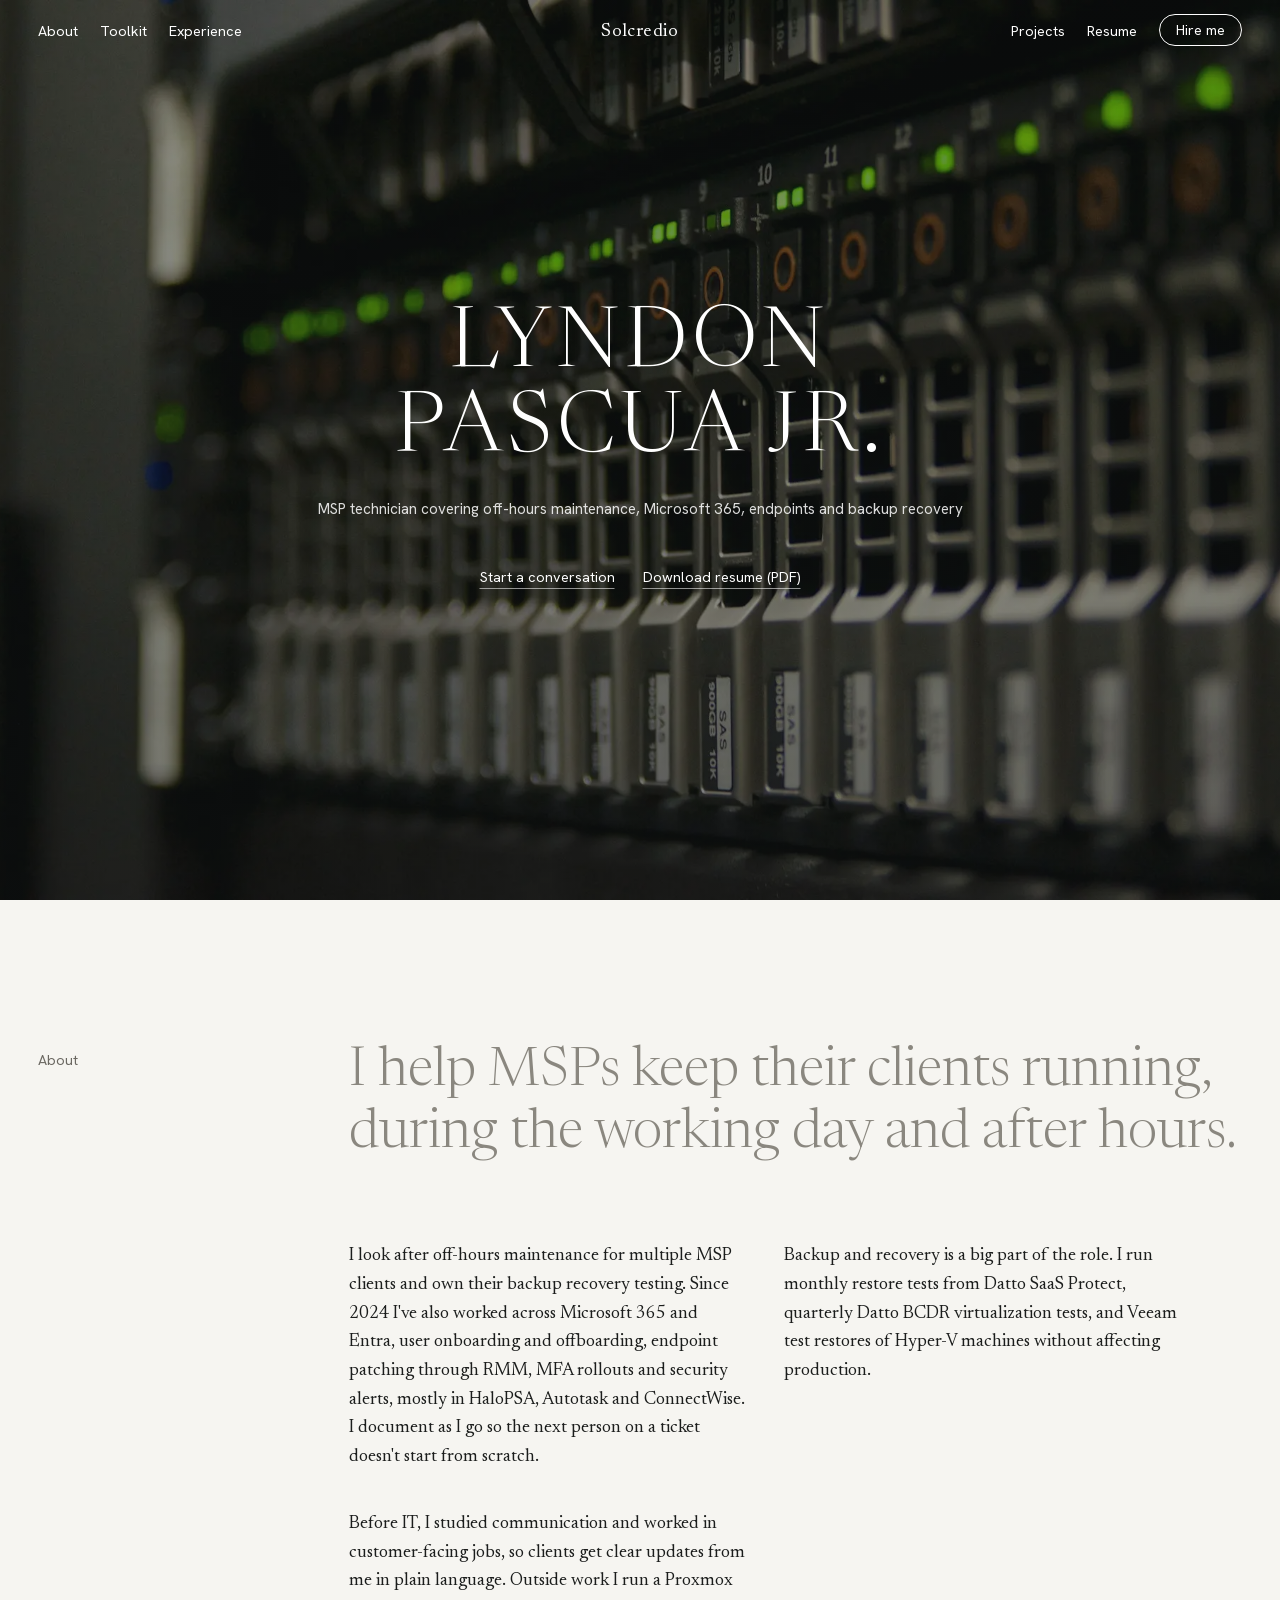
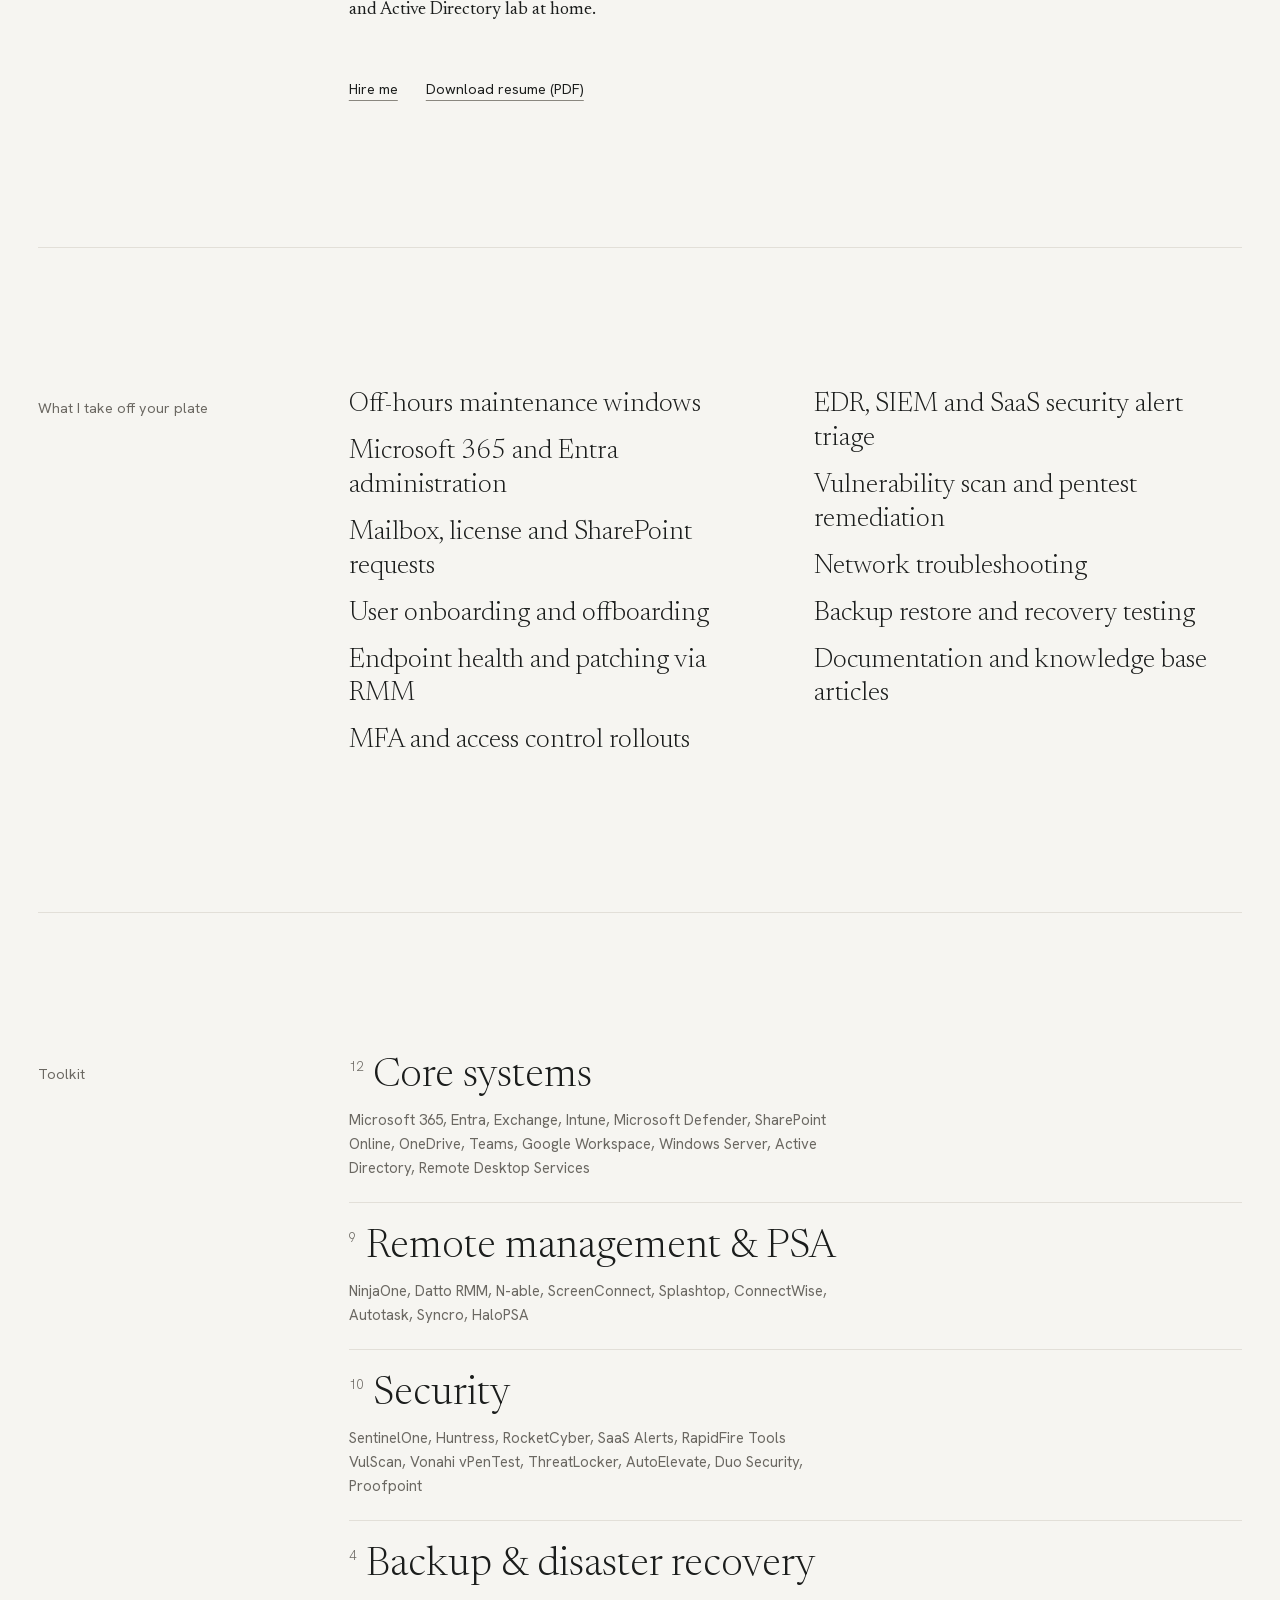
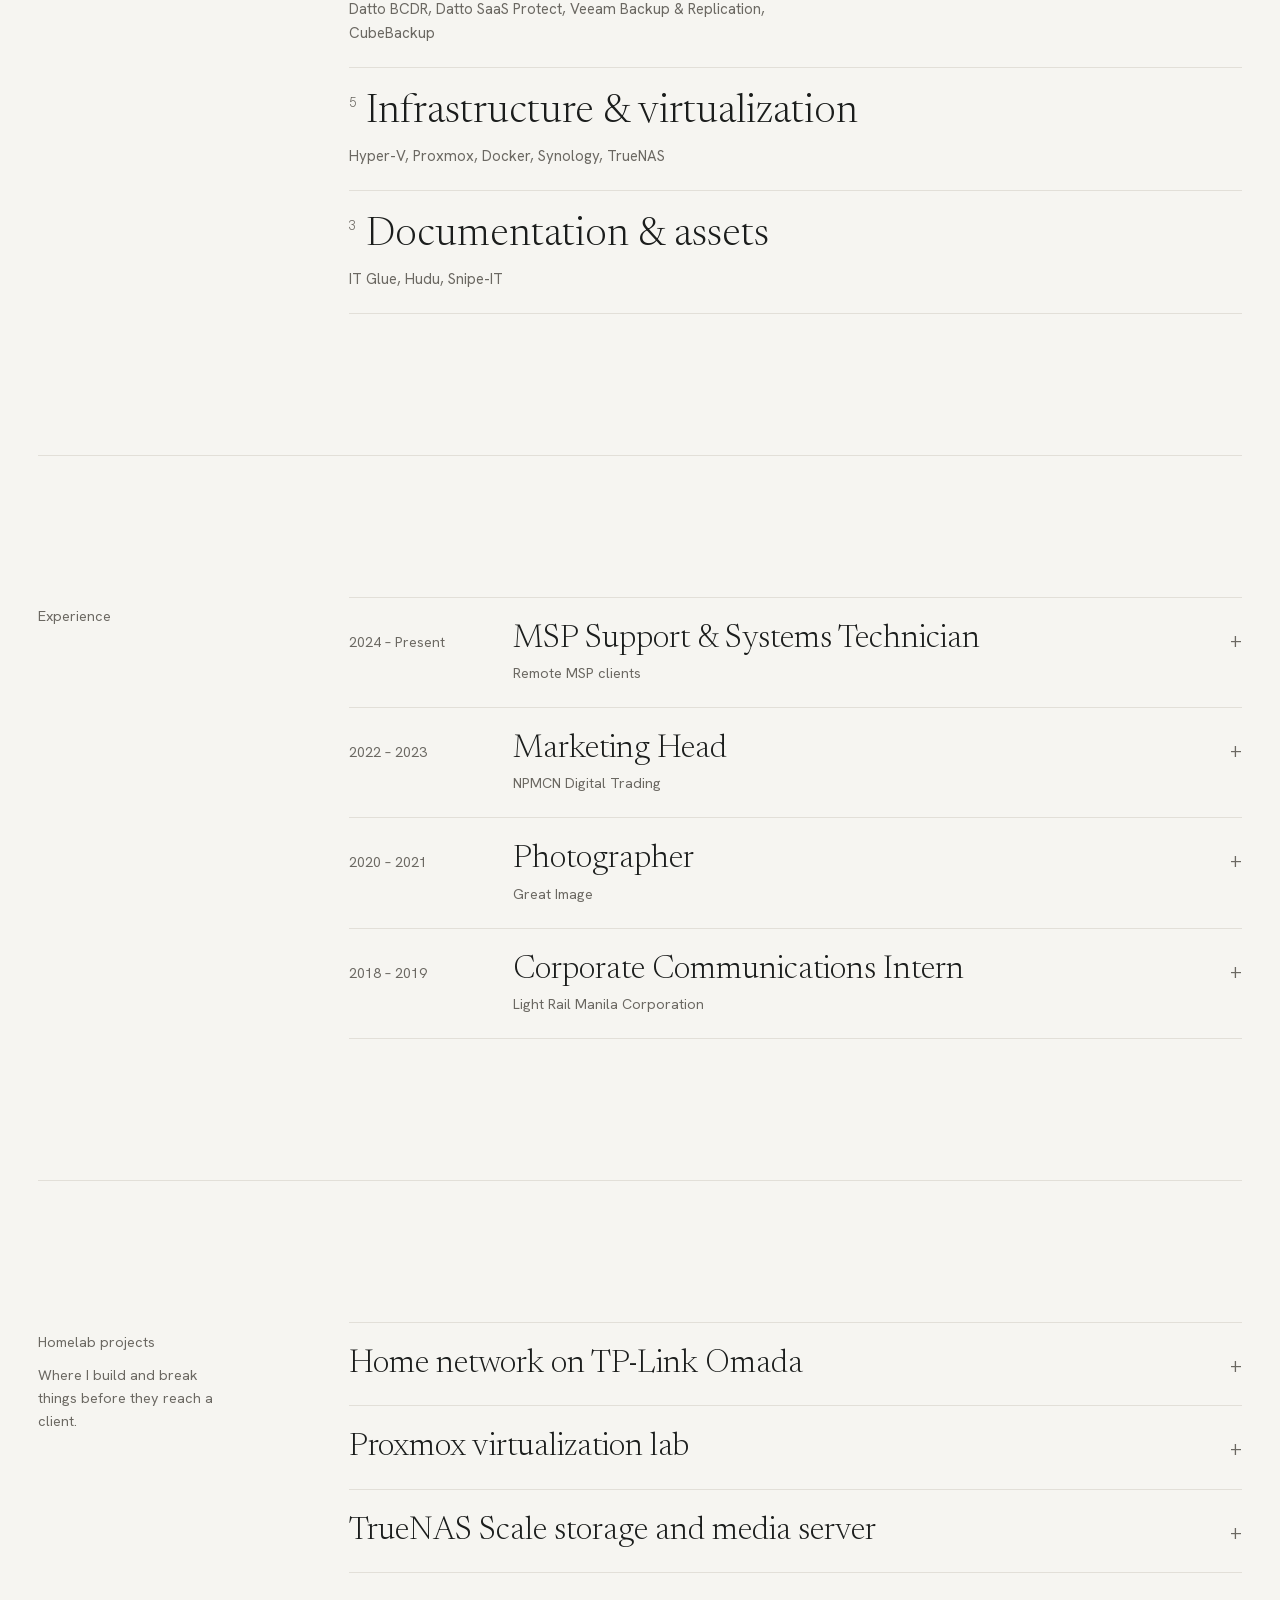
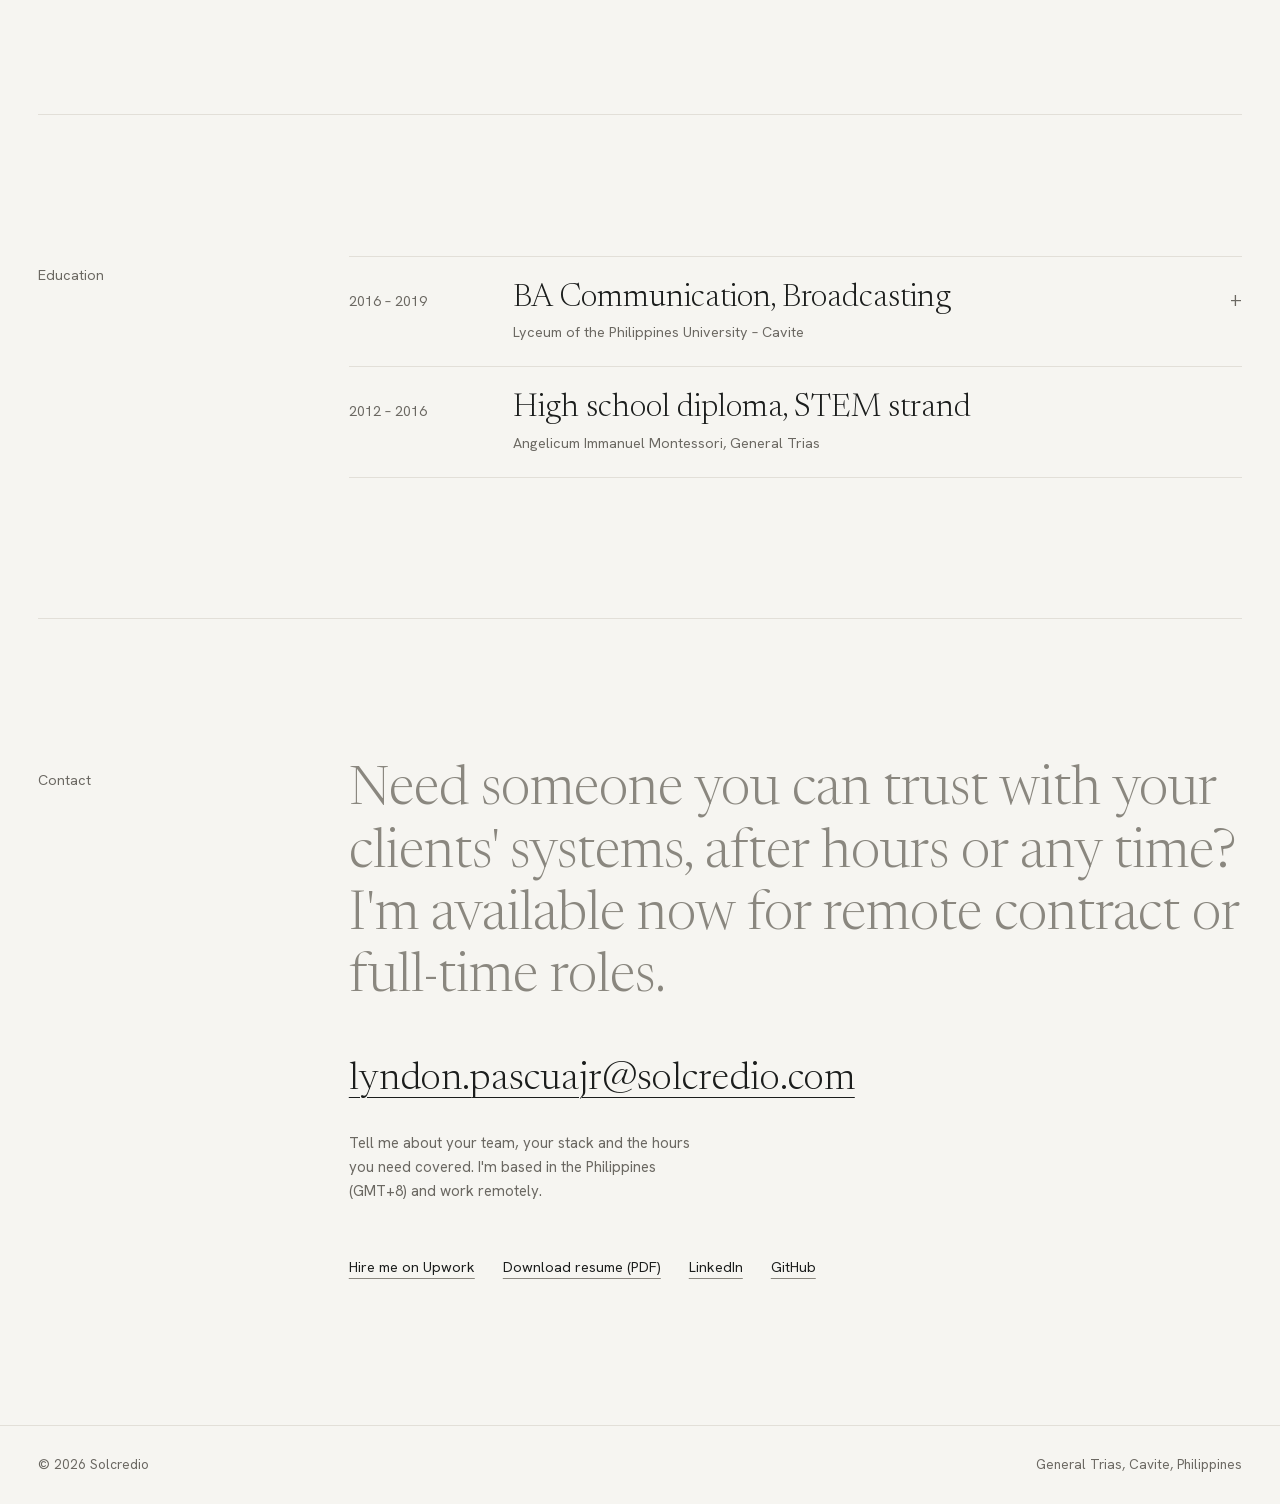
<file: index.html>
<!DOCTYPE html>
<html lang="en">
<head>
    <meta charset="UTF-8">
    <meta name="viewport" content="width=device-width, initial-scale=1.0">
    <!-- Only this site and Google Analytics may load scripts; keep in sync with any assets added -->
    <meta http-equiv="Content-Security-Policy" content="default-src 'self'; script-src 'self' https://*.googletagmanager.com; connect-src 'self' https://*.google-analytics.com https://analytics.google.com https://*.analytics.google.com https://*.googletagmanager.com https://www.google.com https://*.g.doubleclick.net; img-src 'self' data: https:; style-src 'self'; font-src 'self'; object-src 'none'; base-uri 'self'; form-action 'none'">

    <link rel="preload" href="assets/fonts/newsreader-latin.woff2" as="font" type="font/woff2" crossorigin>
    <link rel="preload" href="assets/fonts/hanken-grotesk-latin.woff2" as="font" type="font/woff2" crossorigin>
    <link rel="stylesheet" href="style.css">

    <!-- Google tag (gtag.js) -->
    <script async src="https://www.googletagmanager.com/gtag/js?id=G-11H5KY3SCY"></script>
    <script defer src="assets/js/analytics.js"></script>
    <script defer src="assets/js/main.js"></script>

    <title>Lyndon Pascua Jr. | MSP Technician &amp; IT Support</title>

    <meta name="description" content="Lyndon Pascua Jr. is an MSP technician in the Philippines handling off-hours maintenance, Microsoft 365, endpoint and security work, and backup recovery testing. Open to remote work.">
    <meta name="author" content="Lyndon Pascua Jr.">
    <meta name="robots" content="index, follow">
    <meta name="theme-color" content="#F6F5F1">
    <meta name="google-site-verification" content="jPmyX5llTpMscDjGPYm3s2HqBQQJAq7jt-xHRVtLuXY" />
    <meta property="og:type" content="profile">
    <meta property="og:site_name" content="Solcredio">
    <meta property="og:url" content="https://www.solcredio.com/">
    <meta property="og:title" content="Lyndon Pascua Jr. | MSP Technician &amp; IT Support">
    <meta property="og:description" content="MSP technician: off-hours maintenance, Microsoft 365, endpoints, security tools and backup recovery testing.">
    <meta property="og:image" content="https://www.solcredio.com/assets/favicon.png">
    <meta name="twitter:card" content="summary">
    <meta name="twitter:title" content="Lyndon Pascua Jr. | MSP Technician &amp; IT Support">
    <meta name="twitter:description" content="MSP technician: off-hours maintenance, Microsoft 365, endpoints, security tools and backup recovery testing.">
    <meta name="twitter:image" content="https://www.solcredio.com/assets/favicon.png">
    <link rel="canonical" href="https://www.solcredio.com/">
    <link rel="icon" type="image/png" sizes="32x32" href="assets/img/favicon-32.png">
    <link rel="apple-touch-icon" href="assets/img/apple-touch-icon.png">
</head>

<body>

    <!-- MOBILE MENU TOGGLE -->
    <input type="checkbox" id="menu-toggle" aria-label="Toggle navigation menu">

    <header class="topbar">

        <nav class="nav nav-left" aria-label="Main">
            <a href="#about">About</a>
            <a href="#toolkit">Toolkit</a>
            <a href="#experience">Experience</a>
        </nav>

        <a href="/" class="logo" aria-label="Solcredio home">
            <img src="assets/img/logo-64.png" alt="" width="32" height="28">
            <span>Solcredio</span>
        </a>

        <nav class="nav nav-right" aria-label="Secondary">
            <a href="#projects">Projects</a>
            <a href="assets/pascuajr-resume.pdf" target="_blank" rel="noopener">Resume</a>
            <a href="#contact" class="nav-cta">Hire me</a>
        </nav>

        <!-- MOBILE HAMBURGER -->
        <label for="menu-toggle" class="hamburger" aria-hidden="true">
            <span></span>
            <span></span>
        </label>

    </header>

    <!-- MOBILE MENU -->
    <nav class="mobile-nav" aria-label="Mobile">
        <a href="#about">About</a>
        <a href="#toolkit">Toolkit</a>
        <a href="#experience">Experience</a>
        <a href="#projects">Projects</a>
        <a href="assets/pascuajr-resume.pdf" target="_blank" rel="noopener">Resume</a>
        <a href="#contact">Hire me</a>
    </nav>

    <!-- HERO -->
    <section class="hero">
        <h1 class="hero-name">Lyndon<br>Pascua Jr.</h1>
        <p class="hero-role">MSP technician covering off-hours maintenance, Microsoft 365, endpoints and backup recovery</p>
        <p class="links hero-links">
            <a href="mailto:lyndon.pascuajr@solcredio.com?subject=Work%20opportunity">Start a conversation</a>
            <a href="assets/pascuajr-resume.pdf" target="_blank" rel="noopener">Download resume (PDF)</a>
        </p>
    </section>

    <main>

        <!-- ABOUT -->
        <section id="about" class="row">

            <h2 class="label">About</h2>

            <div class="content">
                <p class="statement">
                    I help MSPs keep their clients running, during the working day
                    and after&nbsp;hours.
                </p>

                <div class="prose">
                    <p>
                        I look after off-hours maintenance for multiple MSP clients and own their backup
                        recovery testing. Since 2024 I've also worked across Microsoft 365 and Entra, user onboarding and offboarding,
                        endpoint patching through RMM, MFA rollouts and security alerts, mostly in HaloPSA,
                        Autotask and ConnectWise. I document as I go so the next person on a ticket
                        doesn't start from scratch.
                    </p>

                    <p>
                        Backup and recovery is a big part of the role. I run monthly restore tests from
                        Datto SaaS Protect, quarterly Datto BCDR virtualization tests, and Veeam test
                        restores of Hyper-V machines without affecting production.
                    </p>

                    <p>
                        Before IT, I studied communication and worked in customer-facing jobs, so clients
                        get clear updates from me in plain language. Outside work I run a Proxmox and
                        Active Directory lab at home.
                    </p>
                </div>

                <p class="links">
                    <a href="#contact">Hire me</a>
                    <a href="assets/pascuajr-resume.pdf" target="_blank" rel="noopener">Download resume (PDF)</a>
                </p>
            </div>

        </section>

        <!-- SERVICES -->
        <section id="services" class="row">

            <h2 class="label">What I take off your plate</h2>

            <ul class="content services">
                <li>Off-hours maintenance windows</li>
                <li>Microsoft 365 and Entra administration</li>
                <li>Mailbox, license and SharePoint requests</li>
                <li>User onboarding and offboarding</li>
                <li>Endpoint health and patching via RMM</li>
                <li>MFA and access control rollouts</li>
                <li>EDR, SIEM and SaaS security alert triage</li>
                <li>Vulnerability scan and pentest remediation</li>
                <li>Network troubleshooting</li>
                <li>Backup restore and recovery testing</li>
                <li>Documentation and knowledge base articles</li>
            </ul>

        </section>

        <!-- TOOLKIT -->
        <section id="toolkit" class="row">

            <h2 class="label">Toolkit</h2>

            <dl class="content toolkit">

                <div class="tool-group">
                    <dt><sup>12</sup>Core systems</dt>
                    <dd>Microsoft 365, Entra, Exchange, Intune, Microsoft Defender, SharePoint Online, OneDrive, Teams, Google Workspace, Windows Server, Active Directory, Remote Desktop Services</dd>
                </div>

                <div class="tool-group">
                    <dt><sup>9</sup>Remote management &amp; PSA</dt>
                    <dd>NinjaOne, Datto RMM, N-able, ScreenConnect, Splashtop, ConnectWise, Autotask, Syncro, HaloPSA</dd>
                </div>

                <div class="tool-group">
                    <dt><sup>10</sup>Security</dt>
                    <dd>SentinelOne, Huntress, RocketCyber, SaaS Alerts, RapidFire Tools VulScan, Vonahi vPenTest, ThreatLocker, AutoElevate, Duo Security, Proofpoint</dd>
                </div>

                <div class="tool-group">
                    <dt><sup>4</sup>Backup &amp; disaster recovery</dt>
                    <dd>Datto BCDR, Datto SaaS Protect, Veeam Backup &amp; Replication, CubeBackup</dd>
                </div>

                <div class="tool-group">
                    <dt><sup>5</sup>Infrastructure &amp; virtualization</dt>
                    <dd>Hyper-V, Proxmox, Docker, Synology, TrueNAS</dd>
                </div>

                <div class="tool-group">
                    <dt><sup>3</sup>Documentation &amp; assets</dt>
                    <dd>IT Glue, Hudu, Snipe-IT</dd>
                </div>

            </dl>

        </section>

        <!-- EXPERIENCE -->
        <section id="experience" class="row">

            <h2 class="label">Experience</h2>

            <div class="content entries">

                <details class="entry">
                    <summary>
                        <span class="entry-years">2024 – Present</span>
                        <span class="entry-title">MSP Support &amp; Systems Technician</span>
                        <span class="entry-org">Remote MSP clients</span>
                    </summary>
                    <div class="entry-body">
                        <p>
                            I work day-to-day support tickets for multiple MSP clients: user onboarding and
                            offboarding, Microsoft 365 and mailbox requests, license changes, and hardware, software
                            and network issues. I resolve them remotely and keep users updated until each ticket closes.
                        </p>
                        <p>
                            Off hours, I run maintenance windows, patch endpoints through RMM and roll out MFA.
                            I also write knowledge base articles for recurring issues.
                        </p>
                        <p>
                            On the security side, I monitor and triage alerts from our EDR tools, RocketCyber
                            (Kaseya's SOC and SIEM) and SaaS Alerts. I also manage vulnerability scanning with
                            RapidFire Tools VulScan and penetration testing with Vonahi vPenTest, review the findings,
                            and remediate the affected endpoints.
                        </p>
                        <p>
                            Backup and recovery testing is part of the role too. Each month I restore OneDrive, mailbox, Teams
                            and SharePoint data from Datto SaaS Protect and check it for integrity, and each quarter
                            I run Datto BCDR virtualization tests to confirm servers and services come back up.
                        </p>
                        <p>
                            With Veeam I back up Hyper-V virtual machines and test restores without affecting
                            production. I also recover and test endpoint cloud backups, and run two CubeBackup
                            instances, one local and one in Docker, as redundant backups of Google Drive.
                        </p>
                        <p class="stack">Microsoft 365, Google Workspace, HaloPSA, Autotask, ConnectWise, Syncro, NinjaOne, N-able, Datto RMM, ThreatLocker, SentinelOne, Huntress, RocketCyber, SaaS Alerts, VulScan, vPenTest, Datto BCDR, Datto SaaS Protect, Veeam Backup &amp; Replication, Hyper-V, CubeBackup, Docker, IT Glue, Hudu, Snipe-IT</p>
                    </div>
                </details>

                <details class="entry">
                    <summary>
                        <span class="entry-years">2022 – 2023</span>
                        <span class="entry-title">Marketing Head</span>
                        <span class="entry-org">NPMCN Digital Trading</span>
                    </summary>
                    <div class="entry-body">
                        <p>
                            Led marketing for a fast-growing eCommerce startup selling across
                            Facebook Marketplace, TikTok Shop, Shopee and Lazada.
                        </p>
                        <p>
                            Ran branding, campaigns and content, and coordinated the marketing, fulfillment
                            and customer service teams, which meant balancing priorities and people much as
                            I do in MSP work today.
                        </p>
                    </div>
                </details>

                <details class="entry">
                    <summary>
                        <span class="entry-years">2020 – 2021</span>
                        <span class="entry-title">Photographer</span>
                        <span class="entry-org">Great Image</span>
                    </summary>
                    <div class="entry-body">
                        <p>
                            Worked across multiple branches of Great Image, one of the largest photography
                            studio brands in the Philippines with more than 85 branches nationwide.
                        </p>
                        <p>
                            Served customers face to face every day, set up and maintained studio equipment,
                            and kept service quality consistent from branch to branch.
                        </p>
                    </div>
                </details>

                <details class="entry">
                    <summary>
                        <span class="entry-years">2018 – 2019</span>
                        <span class="entry-title">Corporate Communications Intern</span>
                        <span class="entry-org">Light Rail Manila Corporation</span>
                    </summary>
                    <div class="entry-body">
                        <p>
                            Assisted with corporate communications, administrative coordination,
                            documentation, internal communications, event planning and media coverage.
                        </p>
                        <p>
                            Supported public relations work, content production
                            and the company's communications workflows.
                        </p>
                    </div>
                </details>

            </div>

        </section>

        <!-- PROJECTS -->
        <section id="projects" class="row">

            <div class="label">
                <h2>Homelab projects</h2>
                <p class="label-note">Where I build and break things before they reach a client.</p>
            </div>

            <div class="content entries entries-untimed">

                <details class="entry">
                    <summary>
                        <span class="entry-title">Home network on TP-Link Omada</span>
                    </summary>
                    <div class="entry-body">
                        <p>
                            Built a managed home network using a TP-Link ER605 router, an Omada 8-port switch
                            and an EAP110 outdoor access point, which extends Wi-Fi coverage across the whole block.
                            The Omada controller is self-hosted on a local server and manages every access point,
                            from adoption to configuration.
                        </p>
                        <p>
                            The network handles static IP assignments and VLAN-style device segmentation, and it connects
                            every device in the house, including smart TVs and desktop workstations.
                            All cabling is custom: hand-crimped RJ45 patch cables for the patch panel
                            and outdoor-rated Cat6 runs for longer distances.
                        </p>
                        <p class="stack">TP-Link ER605, Omada Controller, EAP110 Outdoor AP, patch panel, Cat6 cabling, static IP management, network design</p>
                    </div>
                </details>

                <details class="entry">
                    <summary>
                        <span class="entry-title">Proxmox virtualization lab</span>
                    </summary>
                    <div class="entry-body">
                        <p>
                            A Proxmox hypervisor host runs multiple VMs and LXC containers.
                            The lab includes several Linux VMs for distro testing, a Windows Server instance,
                            and an Active Directory domain controller with domain-joined VMs for hands-on
                            practice with AD policies and user onboarding workflows.
                        </p>
                        <p>
                            A dedicated VM runs Docker with several self-hosted applications,
                            including IT documentation tools, a remote desktop solution and a ticketing system,
                            so I can practice in a setup that mirrors a real MSP environment.
                        </p>
                        <p class="stack">Proxmox, Docker, Active Directory, Windows Server, Linux, LXC containers, self-hosted apps, remote desktop, ticketing system</p>
                    </div>
                </details>

                <details class="entry">
                    <summary>
                        <span class="entry-title">TrueNAS Scale storage and media server</span>
                    </summary>
                    <div class="entry-body">
                        <p>
                            Repurposed a desktop into a NAS with four 1TB drives, testing TrueNAS Core,
                            OpenMediaVault and CasaOS before settling on TrueNAS Scale for its stability
                            and app ecosystem.
                        </p>
                        <p>
                            Deployed a media server built around Jellyfin and automated with the arr stack:
                            Sonarr, Radarr and Prowlarr manage content, and Overseerr handles requests.
                            Also set up SMB shares for the local network, plus remote access from off-site.
                        </p>
                        <p class="stack">TrueNAS Scale, Jellyfin, Sonarr, Radarr, Prowlarr, Overseerr, SMB shares, remote access</p>
                    </div>
                </details>

            </div>

        </section>

        <!-- EDUCATION -->
        <section id="education" class="row">

            <h2 class="label">Education</h2>

            <div class="content entries">

                <details class="entry">
                    <summary>
                        <span class="entry-years">2016 – 2019</span>
                        <span class="entry-title">BA Communication, Broadcasting</span>
                        <span class="entry-org">Lyceum of the Philippines University – Cavite</span>
                    </summary>
                    <div class="entry-body">
                        <p class="stack">Public Relations Officer, Technical Director, Creatives Committee, Student Government</p>
                    </div>
                </details>

                <div class="entry">
                    <div class="entry-head">
                        <span class="entry-years">2012 – 2016</span>
                        <span class="entry-title">High school diploma, STEM strand</span>
                        <span class="entry-org">Angelicum Immanuel Montessori, General Trias</span>
                    </div>
                </div>

            </div>

        </section>

        <!-- CONTACT -->
        <section id="contact" class="row">

            <h2 class="label">Contact</h2>

            <div class="content">
                <p class="statement">
                    Need someone you can trust with your clients' systems, after hours or any time?
                    I'm available now for remote contract or full-time roles.
                </p>

                <a class="contact-email" href="mailto:lyndon.pascuajr@solcredio.com?subject=Work%20opportunity">lyndon.pascuajr@solcredio.com</a>

                <p class="contact-note">
                    Tell me about your team, your stack and the hours you need covered.
                    I'm based in the Philippines (GMT+8) and work remotely.
                </p>

                <p class="links">
                    <a href="https://www.upwork.com/freelancers/~018e90d294e8a6b537" target="_blank" rel="noopener">Hire me on Upwork</a>
                    <a href="assets/pascuajr-resume.pdf" target="_blank" rel="noopener">Download resume (PDF)</a>
                    <a href="https://www.linkedin.com/in/lyndon-pascua-jr-0a8520100/" target="_blank" rel="noopener">LinkedIn</a>
                    <a href="https://github.com/solcredio-admin" target="_blank" rel="noopener">GitHub</a>
                </p>
            </div>

        </section>

    </main>

    <footer>
        <span>© 2026 Solcredio</span>
        <span>General Trias, Cavite, Philippines</span>
    </footer>

<script type="application/ld+json">
{
  "@context": "https://schema.org",
  "@type": "Person",
  "name": "Lyndon Pascua Jr.",
  "url": "https://www.solcredio.com/",
  "image": "https://www.solcredio.com/assets/favicon.png",
  "jobTitle": "MSP Technician",
  "description": "MSP technician handling off-hours maintenance, Microsoft 365, endpoints and backup recovery, based in the Philippines.",
  "knowsAbout": ["Microsoft 365", "Microsoft Intune", "Microsoft Entra ID", "Active Directory", "Windows Server", "RMM", "PSA", "Endpoint Detection and Response", "Vulnerability Management", "Backup and Disaster Recovery", "Datto BCDR", "Veeam Backup & Replication", "Hyper-V", "IT Documentation", "Proxmox", "Docker"],
  "alumniOf": { "@type": "CollegeOrUniversity", "name": "Lyceum of the Philippines University - Cavite" },
  "address": {
    "@type": "PostalAddress",
    "addressLocality": "General Trias",
    "addressRegion": "Cavite",
    "addressCountry": "PH"
  },
  "worksFor": { "@type": "Organization", "name": "Solcredio" },
  "email": "lyndon.pascuajr@solcredio.com",
  "sameAs": [
    "https://www.linkedin.com/in/lyndon-pascua-jr-0a8520100/",
    "https://github.com/solcredio-admin",
    "https://www.upwork.com/freelancers/~018e90d294e8a6b537"
  ]
}
</script>

</body>
</html>
</file>
<file: style.css>
/* =========================
   FONTS (self-hosted, latin subset, variable)
========================= */

@font-face {
    font-family: 'Newsreader';
    src: url('assets/fonts/newsreader-latin.woff2') format('woff2');
    font-weight: 200 800;
    font-style: normal;
    font-display: swap;
    unicode-range: U+0000-00FF, U+0131, U+0152-0153, U+02BB-02BC, U+02C6, U+02DA, U+02DC, U+0304, U+0308, U+0329, U+2000-206F, U+20AC, U+2122, U+2191, U+2193, U+2212, U+2215, U+FEFF, U+FFFD;
}

@font-face {
    font-family: 'Hanken Grotesk';
    src: url('assets/fonts/hanken-grotesk-latin.woff2') format('woff2');
    font-weight: 100 900;
    font-style: normal;
    font-display: swap;
    unicode-range: U+0000-00FF, U+0131, U+0152-0153, U+02BB-02BC, U+02C6, U+02DA, U+02DC, U+0304, U+0308, U+0329, U+2000-206F, U+20AC, U+2122, U+2191, U+2193, U+2212, U+2215, U+FEFF, U+FFFD;
}

/* =========================
   TOKENS
========================= */

:root {
    --paper: #F6F5F1;
    --ink: #1B1D1C;
    --stone: #8A877F;
    --muted: #6B6862;
    --rule: #E2DFD8;
    --slate: #2E474B;

    --serif: 'Newsreader', Georgia, serif;
    --sans: 'Hanken Grotesk', system-ui, sans-serif;

    --gutter: clamp(20px, 3vw, 40px);
}

html {
    scroll-behavior: smooth;
    scroll-padding-top: 72px;
}

* {
    box-sizing: border-box;
    margin: 0;
    padding: 0;
}

body {
    background: var(--paper);
    color: var(--ink);
    font-family: var(--sans);
    font-size: 15px;
    line-height: 1.6;
    text-rendering: optimizeLegibility;
    -webkit-font-smoothing: antialiased;
}

a {
    color: inherit;
}

a:focus-visible,
summary:focus-visible {
    outline: 2px solid var(--slate);
    outline-offset: 4px;
}

/* on the dark hero photo a slate outline disappears */
.hero a:focus-visible,
.topbar:not(.scrolled) a:focus-visible {
    outline-color: #fff;
}

/* =========================
   TOPBAR
========================= */

.topbar {
    position: fixed;
    top: 0;
    left: 0;
    width: 100%;
    height: 64px;

    display: grid;
    grid-template-columns: 1fr auto 1fr;
    align-items: center;
    padding: 0 var(--gutter);

    color: #fff;
    background: transparent;
    transition: background 0.3s ease, color 0.3s ease;
    z-index: 999;
}

.topbar.scrolled {
    color: var(--ink);
    background: var(--paper);
    box-shadow: 0 1px 0 var(--rule);
}

.nav {
    display: flex;
    gap: 22px;
}

.nav-right {
    justify-content: flex-end;
}

.nav a,
.mobile-nav a {
    text-decoration: none;
    font-size: 0.9rem;
}

/* comfortable 24px+ targets without changing the look */
.nav a:not(.nav-cta) {
    padding: 6px 0;
}

.nav a:hover {
    text-decoration: underline;
    text-underline-offset: 5px;
    text-decoration-thickness: 1px;
}

.logo {
    font-family: var(--serif);
    font-size: 1.15rem;
    font-weight: 400;
    letter-spacing: 0.02em;
    text-decoration: none;
}

/* icon on mobile, wordmark on desktop */
.logo img {
    display: none;
    width: 30px;
    height: auto;
    transition: filter 0.3s ease;
}

/* the icon is white: darken it on the light topbar */
.topbar.scrolled .logo img {
    filter: invert(1);
}

/* =========================
   MOBILE NAV
========================= */

/* visually hidden but still keyboard-focusable */
#menu-toggle {
    position: absolute;
    width: 1px;
    height: 1px;
    opacity: 0;
    pointer-events: none;
}

#menu-toggle:focus-visible ~ .topbar .hamburger {
    outline: 2px solid var(--slate);
    outline-offset: 6px;
}

.hamburger {
    display: none;
    flex-direction: column;
    gap: 6px;
    justify-self: end;
    padding: 8px 0;
    cursor: pointer;
}

.hamburger span {
    width: 22px;
    height: 1px;
    background: currentColor;
    transition: transform 0.2s ease;
}

#menu-toggle:checked ~ .topbar .hamburger span:first-child {
    transform: translateY(3.5px) rotate(45deg);
}

#menu-toggle:checked ~ .topbar .hamburger span:last-child {
    transform: translateY(-3.5px) rotate(-45deg);
}

.mobile-nav {
    display: none;
    position: fixed;
    inset: 64px 0 0 0;
    flex-direction: column;
    padding: 24px var(--gutter);
    background: var(--paper);
    z-index: 998;
}

.mobile-nav a {
    font-family: var(--serif);
    font-size: 2rem;
    font-weight: 300;
    padding: 6px 0;
}

/* =========================
   HERO
========================= */

.hero {
    position: relative;
    height: 100vh;
    height: 100svh;
    min-height: 560px;

    display: flex;
    flex-direction: column;
    align-items: center;
    justify-content: center;
    gap: 22px;
    padding: 0 var(--gutter);

    text-align: center;
    color: #fff;
    background:
        linear-gradient(rgba(20, 24, 24, 0.45), rgba(20, 24, 24, 0.55)),
        url('assets/img/hero-1920.webp')
        center/cover no-repeat #2a2f2f;
}

/* portrait crop at half the weight for phones */
@media (max-width: 820px) {
    .hero {
        background-image:
            linear-gradient(rgba(20, 24, 24, 0.45), rgba(20, 24, 24, 0.55)),
            url('assets/img/hero-960.webp');
    }
}

.hero-name {
    font-family: var(--serif);
    font-weight: 300;
    font-size: clamp(2.6rem, 7vw, 5.2rem);
    line-height: 1.02;
    letter-spacing: 0.06em;
    text-transform: uppercase;

    animation: settle 1.6s cubic-bezier(0.2, 0.7, 0.2, 1) both;
}

.hero-role {
    font-size: 0.95rem;
    opacity: 0.85;

    animation: fade 1.6s ease 0.4s both;
}

/* the one orchestrated moment: name settles in from a soft blur.
   No opacity: 0 start, so the name paints immediately and LCP isn't delayed. */
@keyframes settle {
    from {
        filter: blur(6px);
        letter-spacing: 0.14em;
    }
}

@keyframes fade {
    from { opacity: 0; }
}

/* =========================
   LAYOUT
========================= */

main {
    padding: 0 var(--gutter);
}

.row {
    display: grid;
    grid-template-columns: repeat(12, 1fr);
    column-gap: var(--gutter);
    padding: clamp(72px, 11vw, 150px) 0;
    border-top: 1px solid var(--rule);
}

.row:first-child {
    border-top: 0;
}

.label {
    grid-column: 1 / span 3;
    font-family: var(--sans);
    font-size: 0.9rem;
    font-weight: 400;
    color: var(--muted);
    padding-top: 0.6em;
}

.label h2 {
    font: inherit;
}

.label-note {
    margin-top: 10px;
    max-width: 22ch;
    color: var(--muted);
}

.content {
    grid-column: 4 / -1;
    max-width: 62rem;
}

/* =========================
   STATEMENTS & PROSE
========================= */

.statement {
    font-family: var(--serif);
    font-weight: 300;
    font-size: clamp(1.9rem, 4.2vw, 3.4rem);
    line-height: 1.16;
    color: var(--stone);
    max-width: 30ch;
}

.prose {
    display: grid;
    grid-template-columns: 1fr 1fr;
    gap: var(--gutter);
    margin-top: clamp(48px, 6vw, 80px);
    max-width: 52rem;
}

.prose p,
.entry-body p {
    font-family: var(--serif);
    font-size: 1.12rem;
    line-height: 1.6;
    max-width: 34em;
}

.links {
    display: flex;
    flex-wrap: wrap;
    gap: 14px 28px;
    margin-top: 48px;
}

.links a {
    padding: 5px 0;
    font-size: 0.9rem;
    text-decoration: underline;
    text-underline-offset: 6px;
    text-decoration-thickness: 1px;
    text-decoration-color: var(--stone);
    transition: color 0.2s ease, text-decoration-color 0.2s ease;
}

.links a:hover {
    color: var(--slate);
    text-decoration-color: var(--slate);
}

.hero-links {
    justify-content: center;
    margin-top: 18px;
    animation: fade 1.6s ease 0.6s both;
}

.hero-links a {
    text-decoration-color: rgba(255, 255, 255, 0.55);
}

.hero-links a:hover {
    color: #fff;
    text-decoration-color: #fff;
}

/* the one prominent CTA in the bar: same type, just boxed */
/* fixed height + flex centering: the font's line box sits high, so padding alone looked off-centre */
.nav .nav-cta {
    display: inline-flex;
    align-items: center;
    height: 32px;
    padding: 0 16px;
    line-height: 1;
    border: 1px solid currentColor;
    border-radius: 999px;
}

.nav .nav-cta:hover {
    text-decoration: none;
    background: var(--ink);
    border-color: var(--ink);
    color: var(--paper);
}

.contact-email {
    display: inline-block;
    margin-top: 40px;
    font-family: var(--serif);
    font-weight: 300;
    font-size: clamp(1.4rem, 3.2vw, 2.4rem);
    color: var(--ink);
    text-decoration: underline;
    text-underline-offset: 8px;
    text-decoration-thickness: 1px;
    overflow-wrap: anywhere;
    transition: color 0.2s ease;
}

.contact-email:hover {
    color: var(--slate);
}

.contact-note {
    margin-top: 20px;
    max-width: 46ch;
    color: var(--muted);
}

/* =========================
   TOOLKIT
========================= */

.tool-group {
    padding: 22px 0;
    border-bottom: 1px solid var(--rule);
}

.tool-group:first-child {
    padding-top: 0;
}

.tool-group dt {
    font-family: var(--serif);
    font-weight: 300;
    font-size: clamp(1.7rem, 3.2vw, 2.5rem);
    line-height: 1.15;
}

.tool-group sup {
    font-family: var(--sans);
    font-size: 0.8rem;
    color: var(--muted);
    vertical-align: top;
    margin-right: 10px;
    position: relative;
    top: 0.5em;
}

.tool-group dd {
    margin-top: 8px;
    color: var(--muted);
    max-width: 60ch;
}

/* =========================
   SERVICES
========================= */

.services {
    list-style: none;
    columns: 2;
    column-gap: var(--gutter);
}

.services li {
    font-family: var(--serif);
    font-weight: 300;
    font-size: clamp(1.3rem, 2.1vw, 1.7rem);
    line-height: 1.25;
    padding-bottom: 0.5em;
    break-inside: avoid;
}

/* =========================
   ENTRIES (projects, experience, education)
========================= */

.entry {
    border-bottom: 1px solid var(--rule);
}

.entry:first-child {
    border-top: 1px solid var(--rule);
}

.entry summary,
.entry-head {
    display: grid;
    grid-template-columns: 9rem 1fr auto;
    align-items: baseline;
    column-gap: 20px;
    padding: 22px 0;
}

.entry summary {
    list-style: none;
    cursor: pointer;
}

.entry summary::-webkit-details-marker {
    display: none;
}

.entry summary::after {
    content: '+';
    grid-column: 3;
    grid-row: 1;
    font-size: 1.3rem;
    font-weight: 300;
    color: var(--muted);
    transition: transform 0.25s ease;
}

.entry[open] summary::after {
    transform: rotate(45deg);
}

.entry-years {
    grid-column: 1;
    font-size: 0.88rem;
    color: var(--muted);
    font-variant-numeric: tabular-nums;
}

.entry-title {
    grid-column: 2;
    font-family: var(--serif);
    font-weight: 300;
    font-size: clamp(1.4rem, 2.6vw, 2rem);
    line-height: 1.2;
    transition: color 0.2s ease;
}

/* project rows have no years: title spans the first two columns */
.entry summary > .entry-title:first-child {
    grid-column: 1 / span 2;
}

.entry summary:hover .entry-title {
    color: var(--slate);
}

.entry-org {
    grid-column: 2;
    font-size: 0.9rem;
    color: var(--muted);
    margin-top: 4px;
}

.entry-body {
    padding: 0 0 32px 0;
    display: grid;
    gap: 16px;
}

.entry-body .stack {
    font-family: var(--sans);
    font-size: 0.88rem;
    color: var(--muted);
}

/* =========================
   404
========================= */

.not-found {
    min-height: 100vh;
    display: flex;
    align-items: center;
}

.not-found .row {
    width: 100%;
    border-top: 0;
}

/* =========================
   FOOTER
========================= */

footer {
    display: flex;
    justify-content: space-between;
    flex-wrap: wrap;
    gap: 8px;
    padding: 28px var(--gutter);
    border-top: 1px solid var(--rule);
    font-size: 0.85rem;
    color: var(--muted);
}

/* =========================
   RESPONSIVE
========================= */

@media (min-width: 821px) {
    /* no hamburger on desktop, so no invisible tab stop either */
    #menu-toggle {
        display: none;
    }

    .entry-body {
        padding-left: calc(9rem + 20px);
    }

    /* projects have no dates column: keep the body flush with the title */
    .entries-untimed .entry-body {
        padding-left: 0;
    }
}

@media (max-width: 820px) {

    .topbar {
        grid-template-columns: 1fr auto;
    }

    .nav {
        display: none;
    }

    .logo img {
        display: block;
    }

    .logo span {
        display: none;
    }

    .hamburger {
        display: flex;
    }

    #menu-toggle:checked ~ .mobile-nav {
        display: flex;
    }

    .label,
    .content {
        grid-column: 1 / -1;
    }

    .label {
        padding: 0 0 20px;
    }

    .label-note {
        max-width: none;
    }

    .prose {
        grid-template-columns: 1fr;
    }

    .services {
        columns: 1;
    }

    .entry summary,
    .entry-head {
        grid-template-columns: 1fr auto;
    }

    .entry-years {
        grid-column: 1;
        grid-row: 1;
    }

    .entry-title,
    .entry-org,
    .entry summary > .entry-title:first-child {
        grid-column: 1;
    }

    .entry summary::after {
        grid-row: 1 / span 2;
        align-self: center;
    }
}

@media (prefers-reduced-motion: reduce) {
    html {
        scroll-behavior: auto;
    }

    *,
    *::before,
    *::after {
        animation: none !important;
        transition: none !important;
    }
}
</file>
